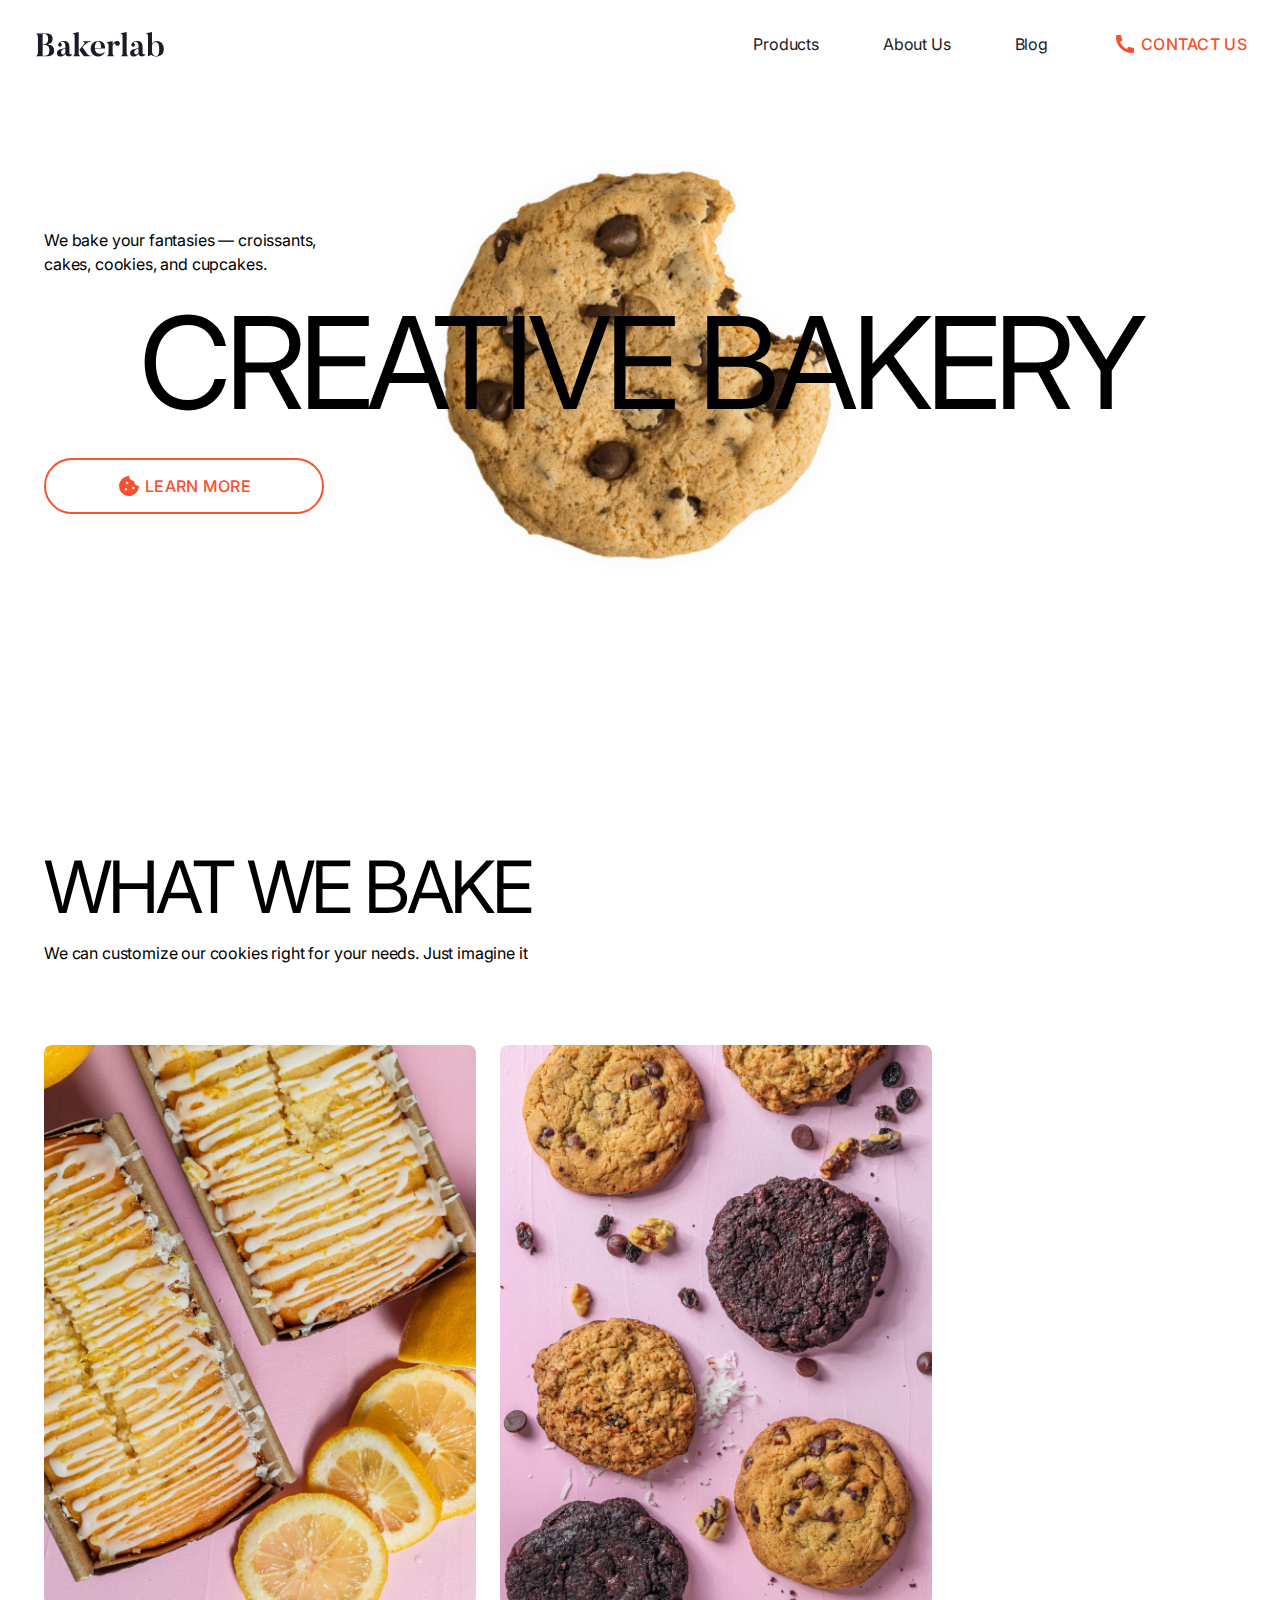
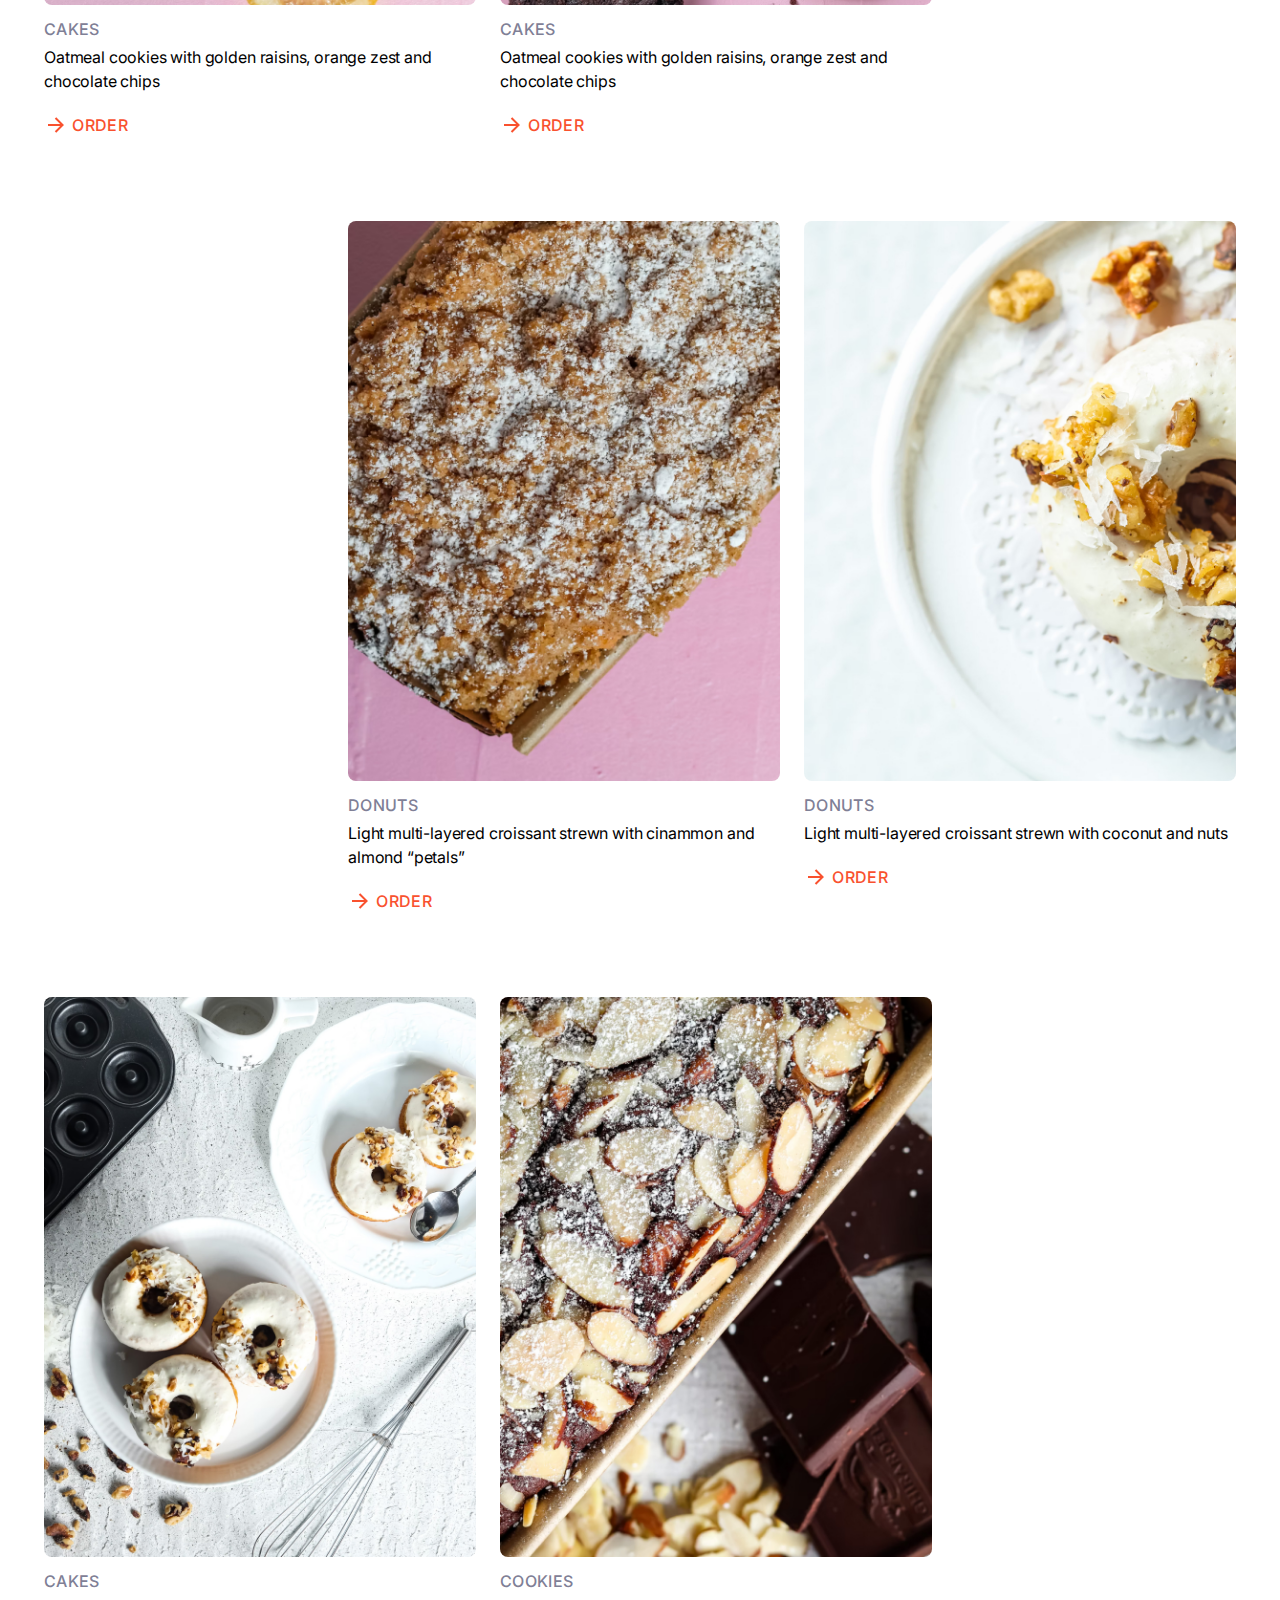
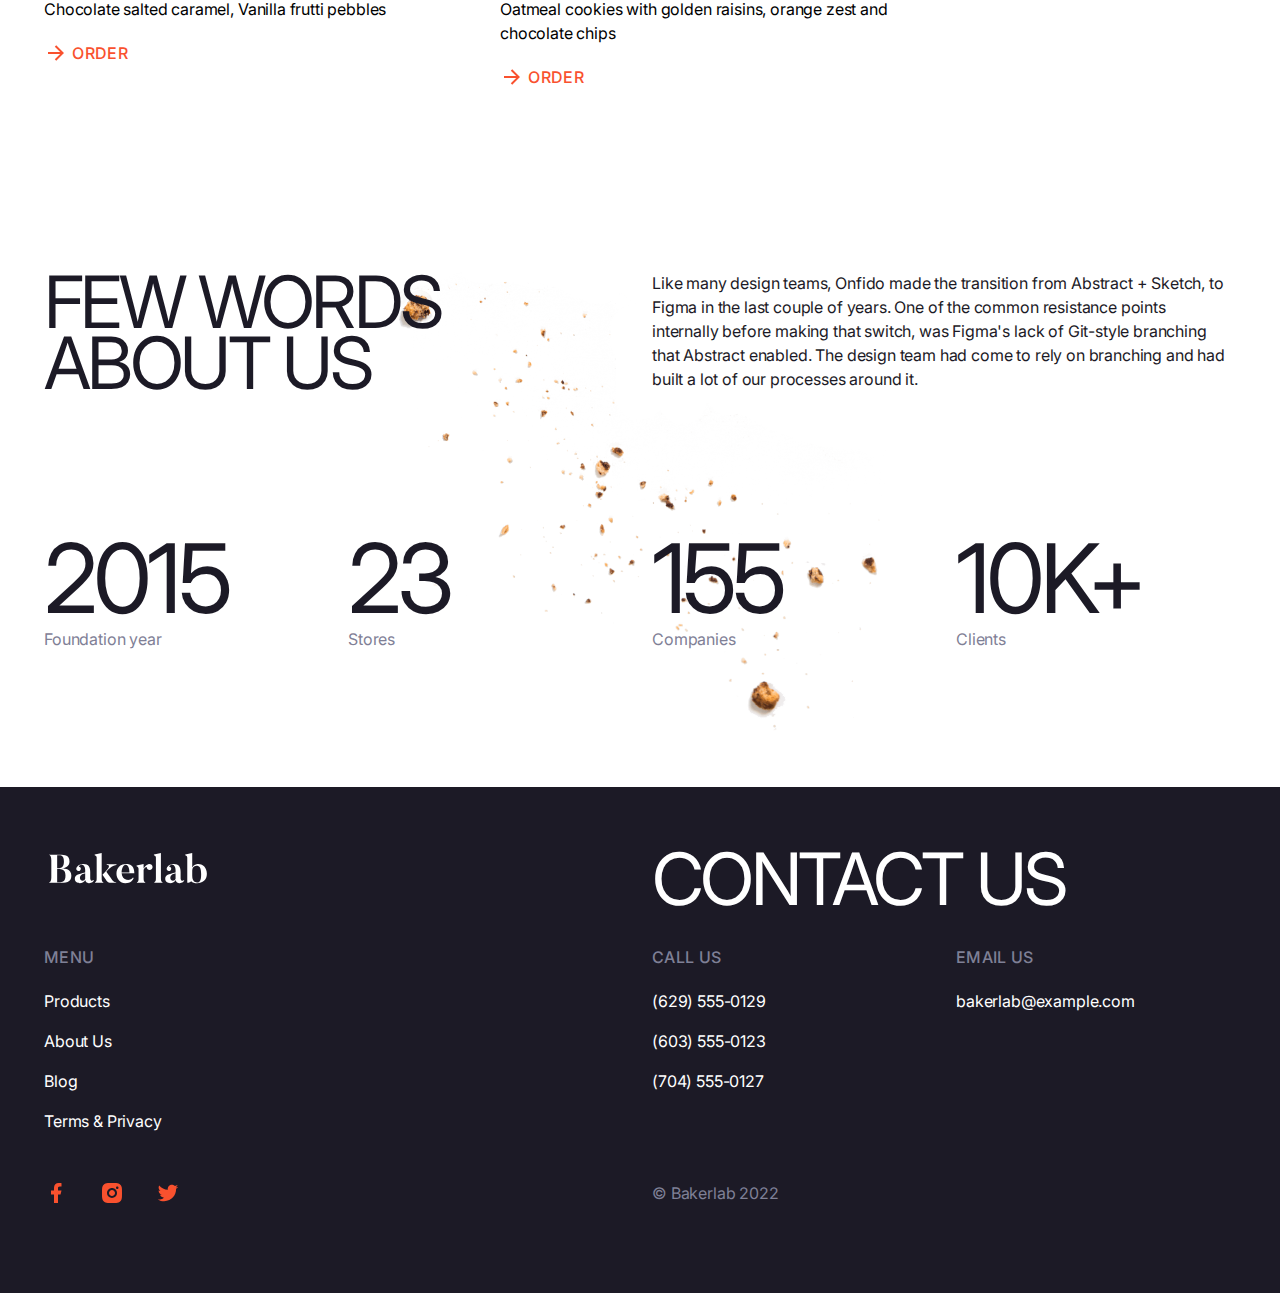
<file: index.html>
<!DOCTYPE html><html lang="en" class="page"><head><meta charset="UTF-8"><meta name="viewport" content="width=device-width, initial-scale=1.0"><title>Bakerlab</title><link rel="shortcut icon" href="Icon-cookie.62f30387.svg" type="image/x-icon"><link rel="preconnect" href="https://fonts.googleapis.com"><link rel="preconnect" href="https://fonts.gstatic.com"><link href="https://fonts.googleapis.com/css2?family=Inter:wght@400;500&display=swap" rel="stylesheet"><link rel="stylesheet" href="main.cb0b7c7a.css"></head><body class="page__body"> <svg xmlns="http://www.w3.org/2000/svg" class="svg-icons"><defs><g id="icon-cookie"><path d="M21.942 11.993a4.997 4.997 0 01-4.94-4.995 4.997 4.997 0 01-4.995-4.94 5.155 5.155 0 00-3.114.502l-2.7 1.375a5.165 5.165 0 00-2.257 2.258L2.565 8.884a5.181 5.181 0 00-.501 3.162l.472 2.98a5.177 5.177 0 001.451 2.85l2.14 2.138a5.157 5.157 0 002.84 1.448l2.996.474a5.153 5.153 0 003.146-.498l2.7-1.375a5.167 5.167 0 002.258-2.258l1.37-2.691a5.18 5.18 0 00.505-3.121zM8.875 16.375a1.25 1.25 0 110-2.5 1.25 1.25 0 010 2.5zm1.25-6.25a1.25 1.25 0 110-2.5 1.25 1.25 0 010 2.5zm6.25 5a1.25 1.25 0 110-2.5 1.25 1.25 0 010 2.5z"/></g><g id="icon-arrow"><path d="M16.172 11l-5.364-5.364 1.414-1.414L20 12l-7.778 7.778-1.414-1.414L16.172 13H4v-2h12.172z"/></g><g id="icon-phone"><path d="M21 16.42v3.536a1 1 0 01-.93.998c-.437.03-.794.046-1.07.046-8.837 0-16-7.163-16-16 0-.276.015-.633.046-1.07A1 1 0 014.044 3H7.58a.5.5 0 01.498.45c.023.23.044.413.064.552A13.9 13.9 0 009.35 8.003c.095.2.033.439-.147.567l-2.158 1.542a13.047 13.047 0 006.844 6.844l1.54-2.154a.462.462 0 01.573-.149 13.9 13.9 0 004 1.205c.139.02.322.042.55.064a.5.5 0 01.449.498H21z"/></g></defs></svg> <header class="page__section header"> <div class="header__content"> <div class="header__top"> <a href="#" class="logo logo--head"> </a> <ul class="header__menu"> <li class="menu__item"> <a href="#product" class="menu__link"> Products </a> </li> <li class="menu__item"> <a href="#about-us" class="menu__link"> About Us </a> </li> <li class="menu__item"> <a href="#about-us" class="menu__link"> Blog </a> </li> <li class="menu__item"> <a href="#contact-us" class="menu__link"> <svg width="24" height="24"><use href="#icon-phone"/></svg> Contact us </a> </li> </ul> <a href="#menu" class="icon icon--menu"> </a> </div> <div class="container"> <div class="grid grid--tablet"> <div class="grid__item grid__item--tablet-1-4 grid__item--desktop-1-2"> <p class="header__quote"> We bake your fantasies — croissants, cakes, cookies, and cupcakes. </p> </div> <div class="grid__item grid__item--tablet-1-8"> <h1 class="header__title"> Creative bakery </h1> </div> <div class="grid__item grid__item--tablet-3-6"> <img src="Cookie.3514f3e6.png" alt="Cookie" class="header__pic"> </div> <div class="grid__item grid__item--tablet-3-6 grid__item--desktop-1-2"> <a href="#product" class="button"> <svg width="24" height="24"><use href="#icon-cookie"/></svg> Learn more </a> </div> </div> </div> </div> </header> <nav class="page__menu menu" id="menu"> <div class="menu__content"> <div class="menu__top"> <a href="#" class="logo logo--head"> </a> <a href="#" class="icon icon--close"> </a> </div> <ul class="menu__list"> <li class="menu__item"> <a href="#product" class="menu__link"> Products </a> </li> <li class="menu__item"> <a href="#about-us" class="menu__link"> About Us </a> </li> <li class="menu__item"> <a href="#about-us" class="menu__link"> Blog </a> </li> <li class="menu__item"> <a href="#contact-us" class="menu__link"> <svg width="24" height="24"><use href="#icon-phone"/></svg> Contact us </a> </li> </ul> </div> </nav> <main> <section id="product" class="page__section product"> <div class="container"> <div class="grid grid--tablet"> <div class="grid__item grid__item--tablet-1-8"> <h2 class="product__title"> What we bake </h2> <p class="product__quote"> We can customize our cookies right for your needs. Just imagine it </p> </div> </div> <div class="grid grid--tablet"> <div class="grid__item grid__item--tablet-1-4 grid__item--desktop-1-3"> <div class="card"> <img class="card__img" src="photo-product-01.845bf4ec.jpg" alt="Cakes"> <div class="card__type"> Cakes </div> <div class="card__description"> Oatmeal cookies with golden raisins, orange zest and chocolate chips </div> <a href="#contact-us" class="card__order"> <svg width="24" height="24"><use href="#icon-arrow"/></svg> Order </a> </div> </div> <div class="grid__item grid__item--tablet-5-8 grid__item--desktop-4-6"> <div class="card"> <img class="card__img" src="photo-product-02.f23b6783.jpg" alt="Cakes"> <div class="card__type"> Cakes </div> <div class="card__description"> Oatmeal cookies with golden raisins, orange zest and chocolate chips </div> <a href="#contact-us" class="card__order"> <svg width="24" height="24"><use href="#icon-arrow"/></svg> Order </a> </div> </div> </div> <div class="grid grid--tablet"> <div class="grid__item grid__item--tablet-1-4 grid__item--desktop-3-5"> <div class="card"> <img class="card__img" src="photo-product-03.2383fc3e.jpg" alt="Cakes"> <div class="card__type"> Donuts </div> <div class="card__description"> Light multi-layered croissant strewn with cinammon and almond “petals” </div> <a href="#contact-us" class="card__order"> <svg width="24" height="24"><use href="#icon-arrow"/></svg> Order </a> </div> </div> <div class="grid__item grid__item--tablet-5-8 grid__item--desktop-6-8"> <div class="card"> <img class="card__img" src="photo-product-04.85cd8ce4.jpg" alt="Cakes"> <div class="card__type"> Donuts </div> <div class="card__description"> Light multi-layered croissant strewn with coconut and nuts </div> <a href="#contact-us" class="card__order"> <svg width="24" height="24"><use href="#icon-arrow"/></svg> Order </a> </div> </div> </div> <div class="grid grid--tablet"> <div class="grid__item grid__item--tablet-1-4 grid__item--desktop-1-3"> <div class="card"> <img class="card__img" src="photo-product-05.d4c92b75.jpg" alt="Cakes"> <div class="card__type"> Cakes </div> <div class="card__description"> Chocolate salted caramel, Vanilla frutti pebbles </div> <a href="#contact-us" class="card__order"> <svg width="24" height="24"><use href="#icon-arrow"/></svg> Order </a> </div> </div> <div class="grid__item grid__item--tablet-5-8 grid__item--desktop-4-6"> <div class="card"> <img class="card__img" src="photo-product-06.93b03acc.jpg" alt="Cakes"> <div class="card__type"> Cookies </div> <div class="card__description"> Oatmeal cookies with golden raisins, orange zest and chocolate chips </div> <a href="#contact-us" class="card__order"> <svg width="24" height="24"><use href="#icon-arrow"/></svg> Order </a> </div> </div> </div> </div> </section> <section id="about-us" class="page__section about"> <div class="container"> <div class="grid grid--tablet"> <div class="grid__item grid__item--tablet-1-4"> <h2 class="about__title"> Few words About us </h2> </div> <div class="grid__item grid__item--tablet-5-8"> <p class="about__paragraph"> Like many design teams, Onfido made the transition from Abstract + Sketch, to Figma in the last couple of years. One of the common resistance points internally before making that switch, was Figma&#39;s lack of Git-style branching that Abstract enabled. The design team had come to rely on branching and had built a lot of our processes around it. </p> </div> <div class="grid__item grid__item--tablet-1-4 grid__item--desktop-1-2"> <div class="about__highlights"> <p class="about__num" data-counter-time="1500"> 2015 </p> <p class="about__description"> Foundation year </p> </div> </div> <div class="grid__item grid__item--tablet-5-8 grid__item--desktop-3-4"> <div class="about__highlights"> <p class="about__num"> 23 </p> <p class="about__description"> Stores </p> </div> </div> <div class="grid__item grid__item--tablet-1-4 grid__item--desktop-5-6"> <div class="about__highlights"> <p class="about__num"> 155 </p> <p class="about__description"> Companies </p> </div> </div> <div class="grid__item grid__item--tablet-5-8 grid__item--desktop-7-8"> <div class="about__highlights"> <p class="about__num"> 10K+ </p> <p class="about__description"> Clients </p> </div> </div> </div> </div> </section> </main> <footer id="contact-us" class="page__section footer"> <div class="container"> <div class="footer__body grid grid--footer"> <div class="footer__logo"> <a href="#" class="footer__logo-link"> </a> </div> <div class="footer__menu"> <ul class="footer__nav"> <li class="footer__item"> Menu </li> <li class="footer__item"> <a href="#product" class="footer__link"> Products </a> </li> <li class="footer__item"> <a href="#about-us" class="footer__link"> About Us </a> </li> <li class="footer__item"> <a href="#about-us" class="footer__link"> Blog </a> </li> <li class="footer__item"> <a href="https://policies.google.com/terms" class="footer__link"> Terms & Privacy </a> </li> </ul> </div> <h2 class="footer__title"> Contact <br>us </h2> <div class="footer__call-us"> <ul class="footer__nav"> <li class="footer__item"> Call us </li> <li class="footer__item"> <a href="tel:(629)555-0129" class="footer__link"> (629) 555-0129 </a> </li> <li class="footer__item"> <a href="tel:(603)555-0123" class="footer__link"> (603) 555-0123 </a> </li> <li class="footer__item"> <a href="tel:(704)555-0127" class="footer__link"> (704) 555-0127 </a> </li> </ul> </div> <div class="footer__email"> <ul class="footer__nav"> <li class="footer__item"> Email us </li> <li class="footer__item"> <a href="mailto:bakerlab@example.com" class="footer__link"> bakerlab@example.com </a> </li> </ul> </div> <div class="footer__social"> <a href="https://facebook.com" class="icon icon__foot icon__foot--facebook" target="_blank"> </a> <a href="https://instagram.com" class="icon icon__foot icon__foot--instagram" target="_blank"> </a> <a href="https://twitter.com" class="icon icon__foot icon__foot--twitter" target="_blank"> </a> </div> <div class="footer__copyrights"> © Bakerlab 2022 </div> </div> </div> </footer> <script type="text/javascript" src="main.c2cfaa78.js"></script> </body></html>
</file>
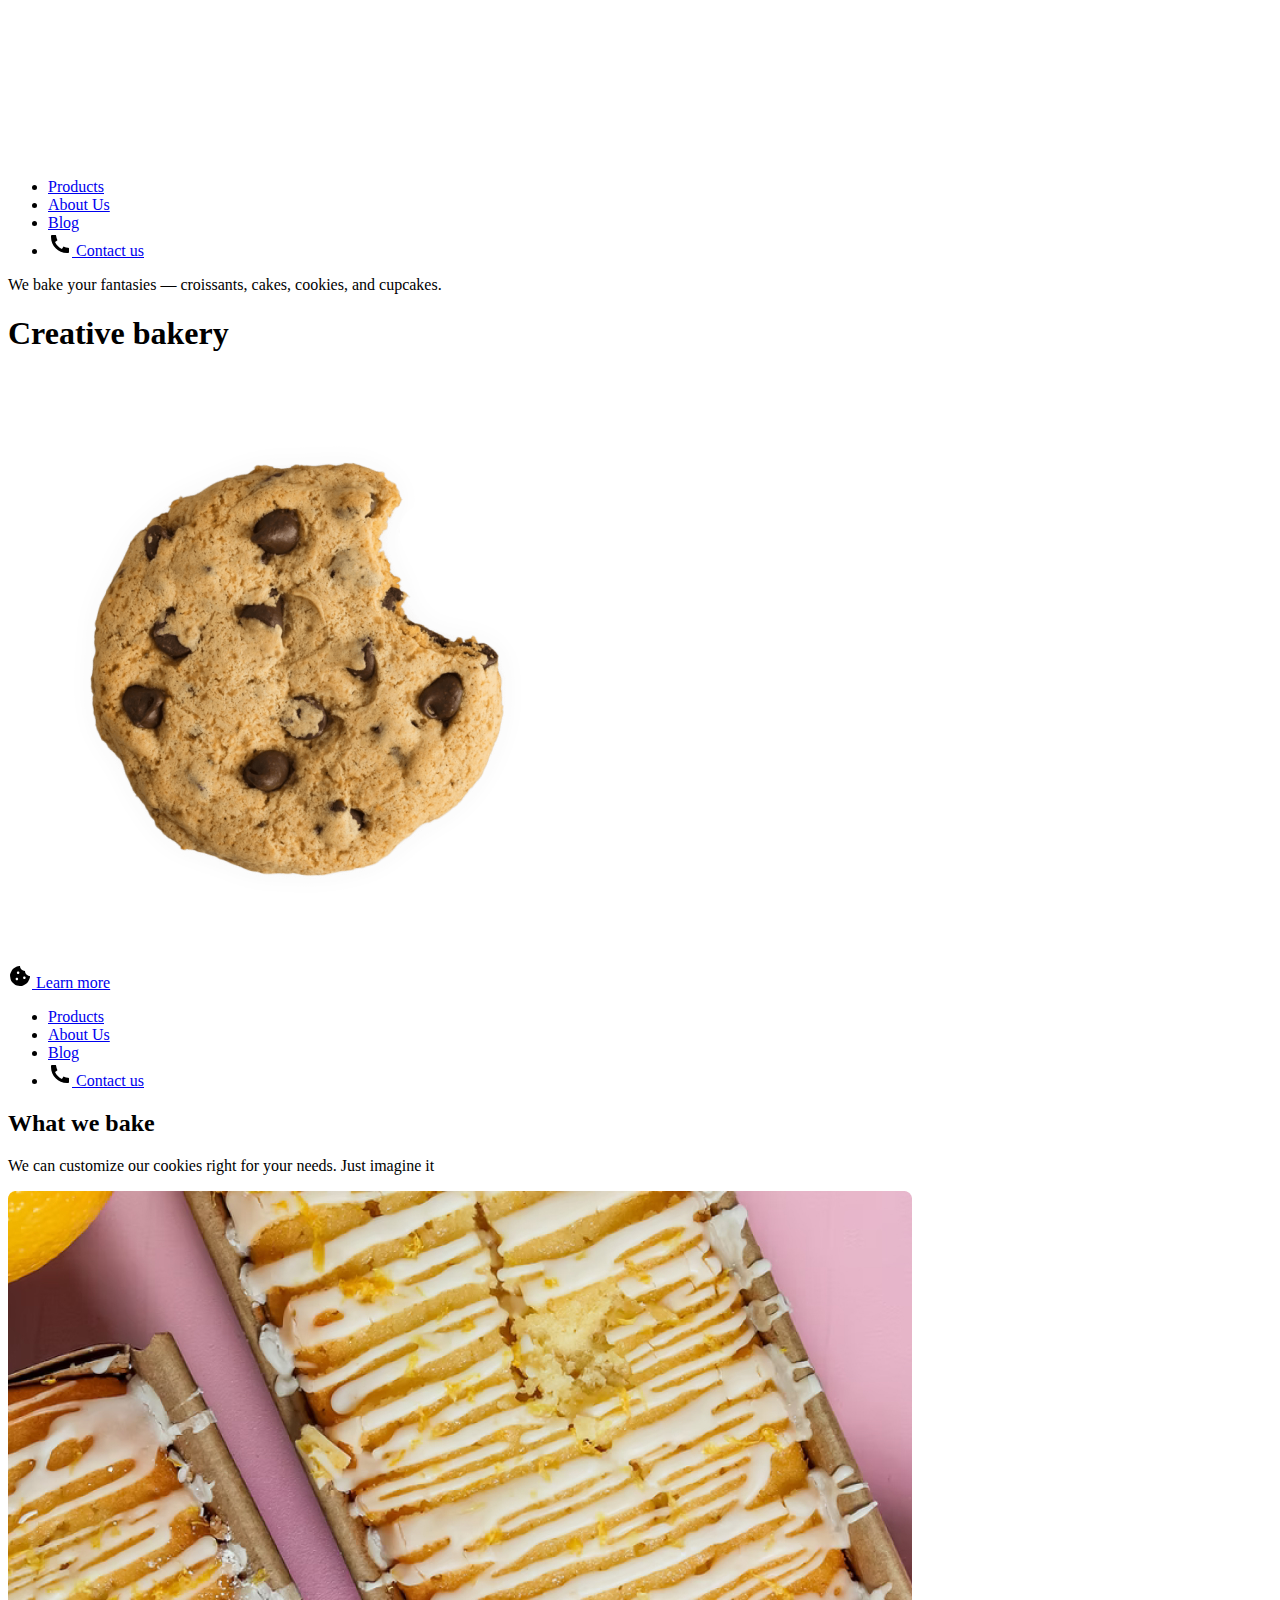
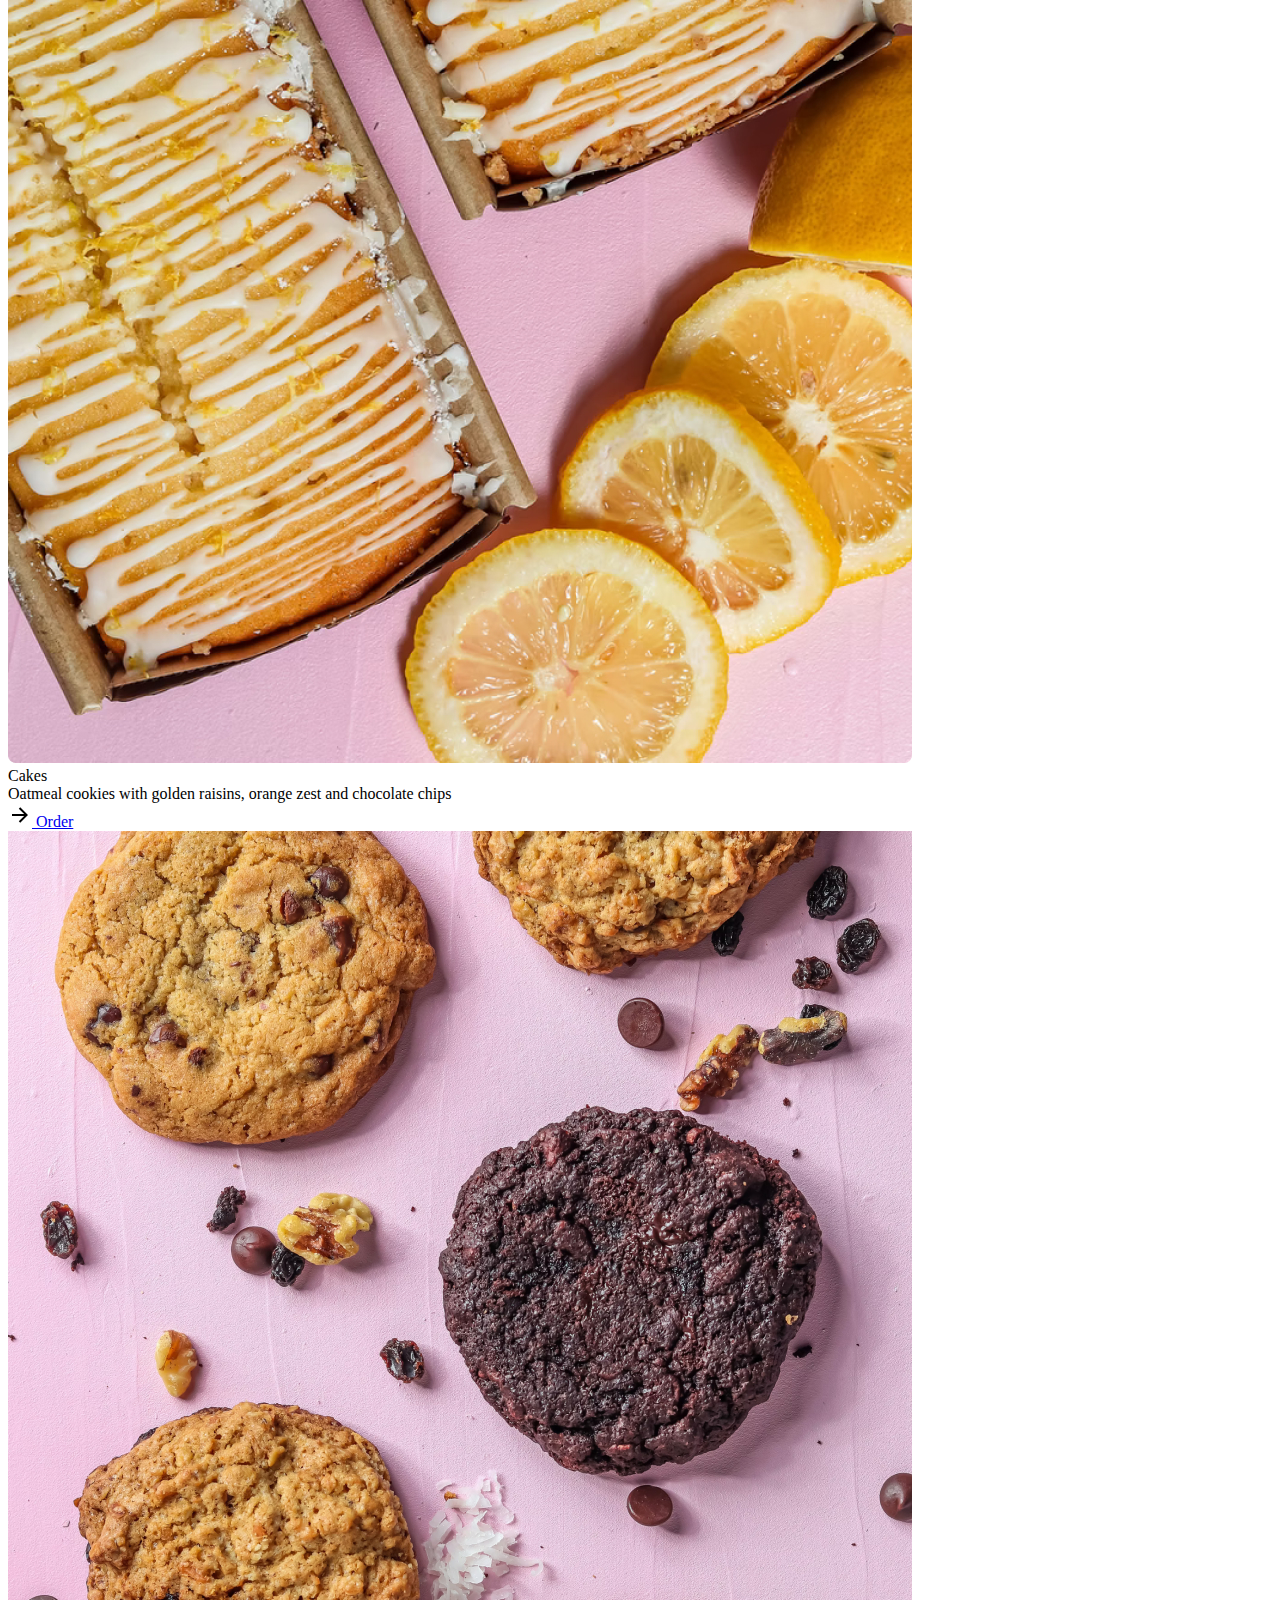
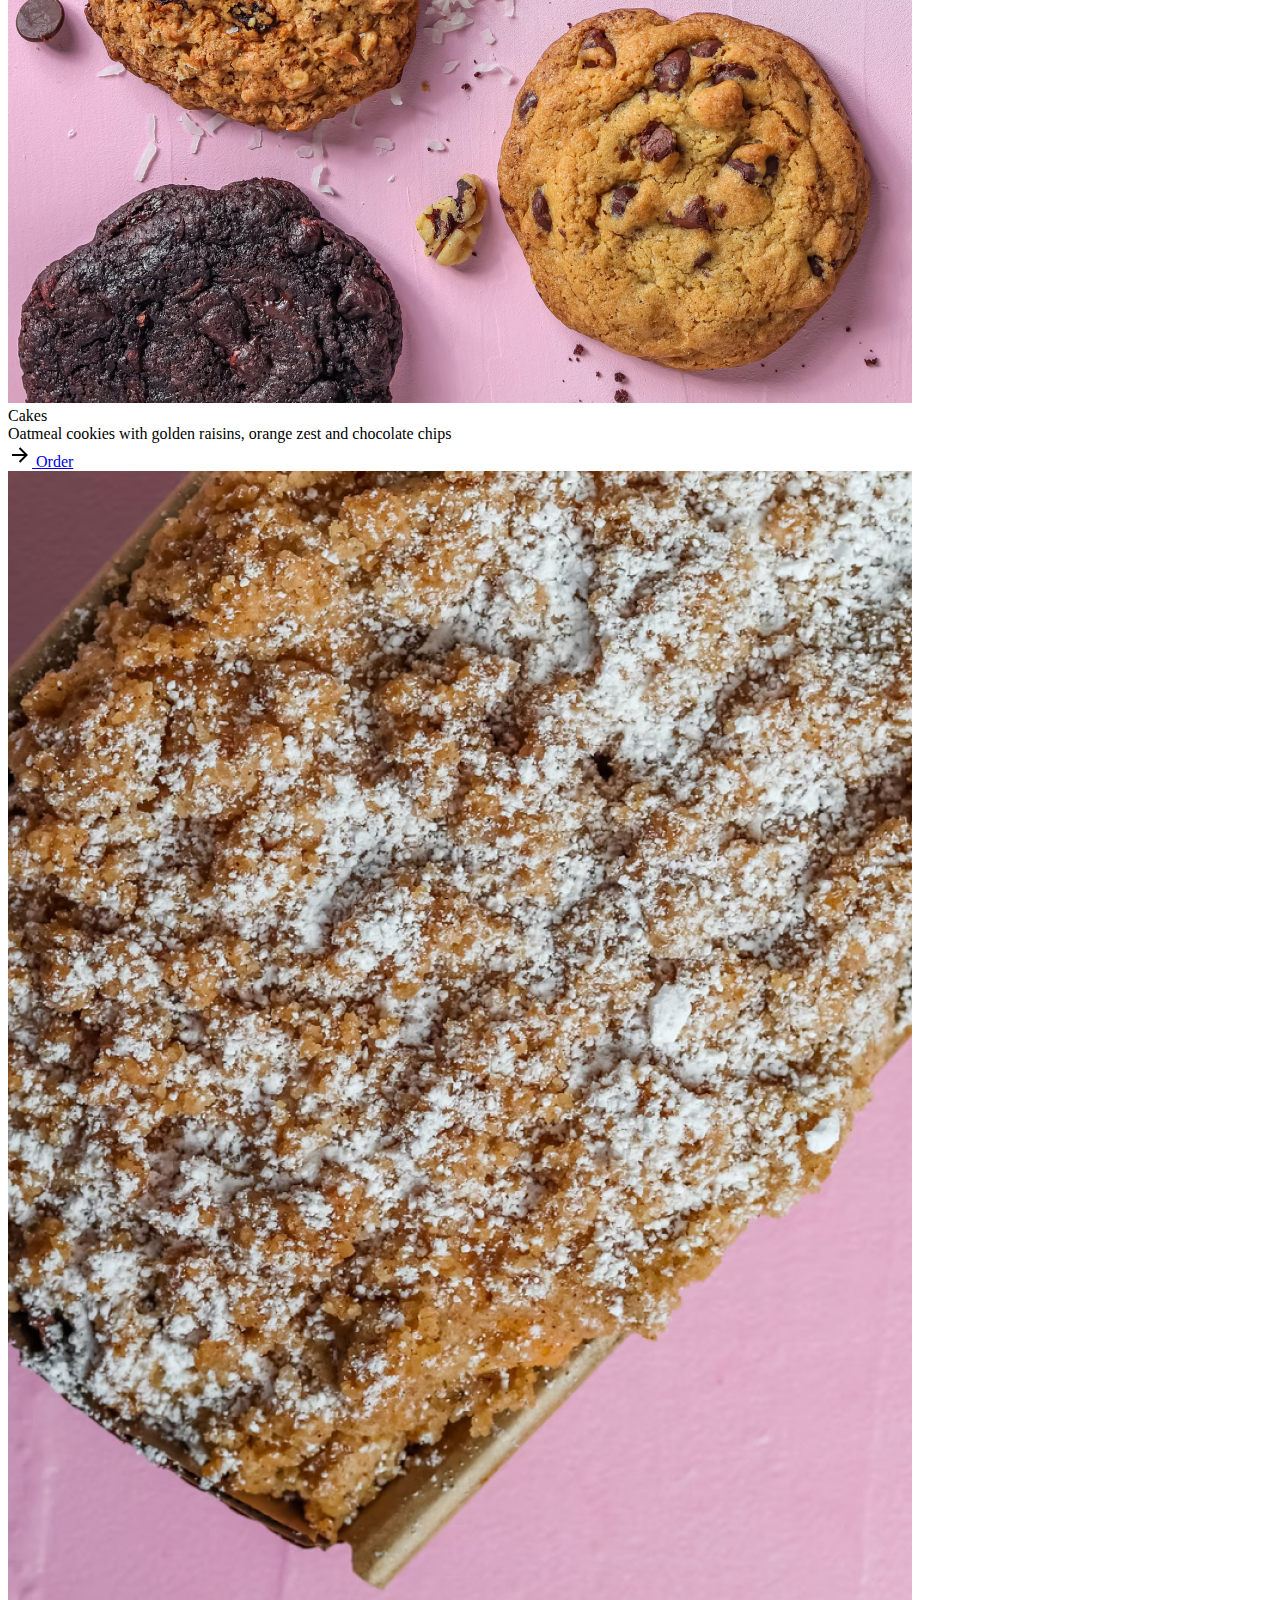
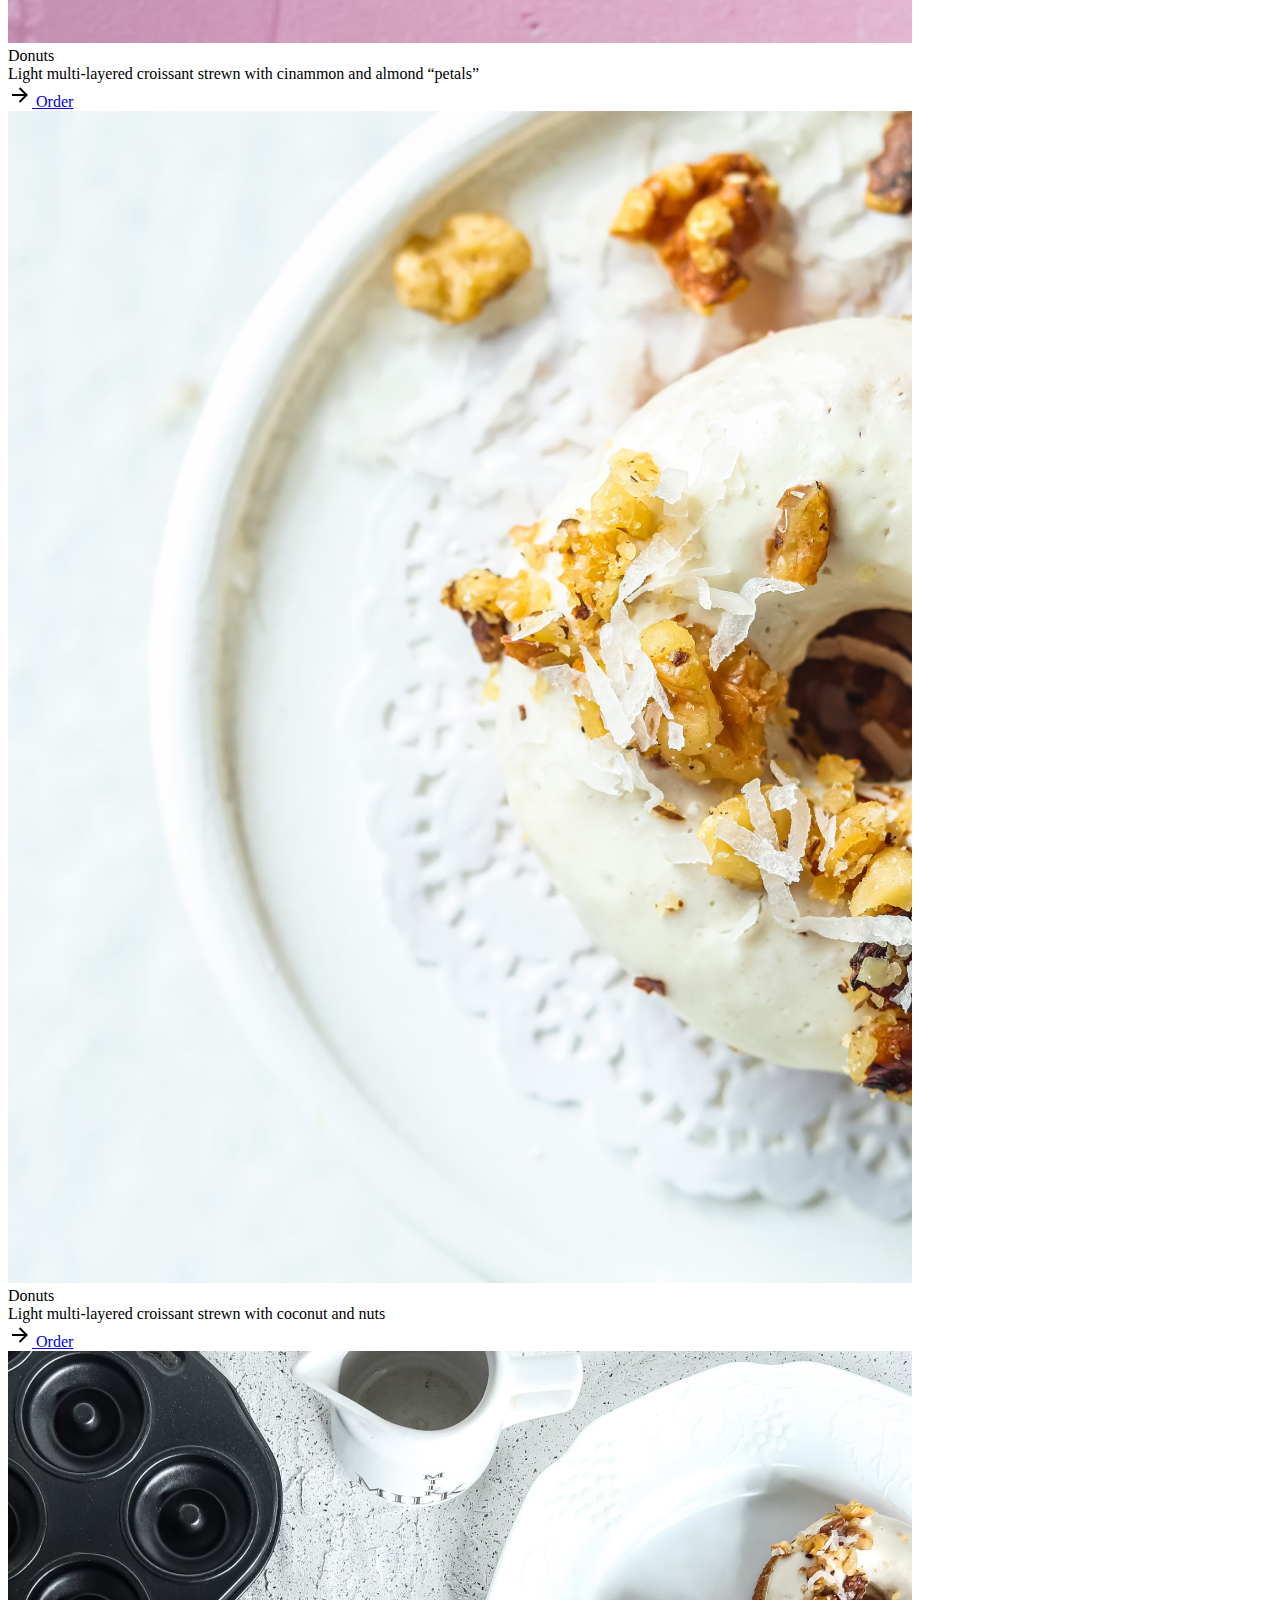
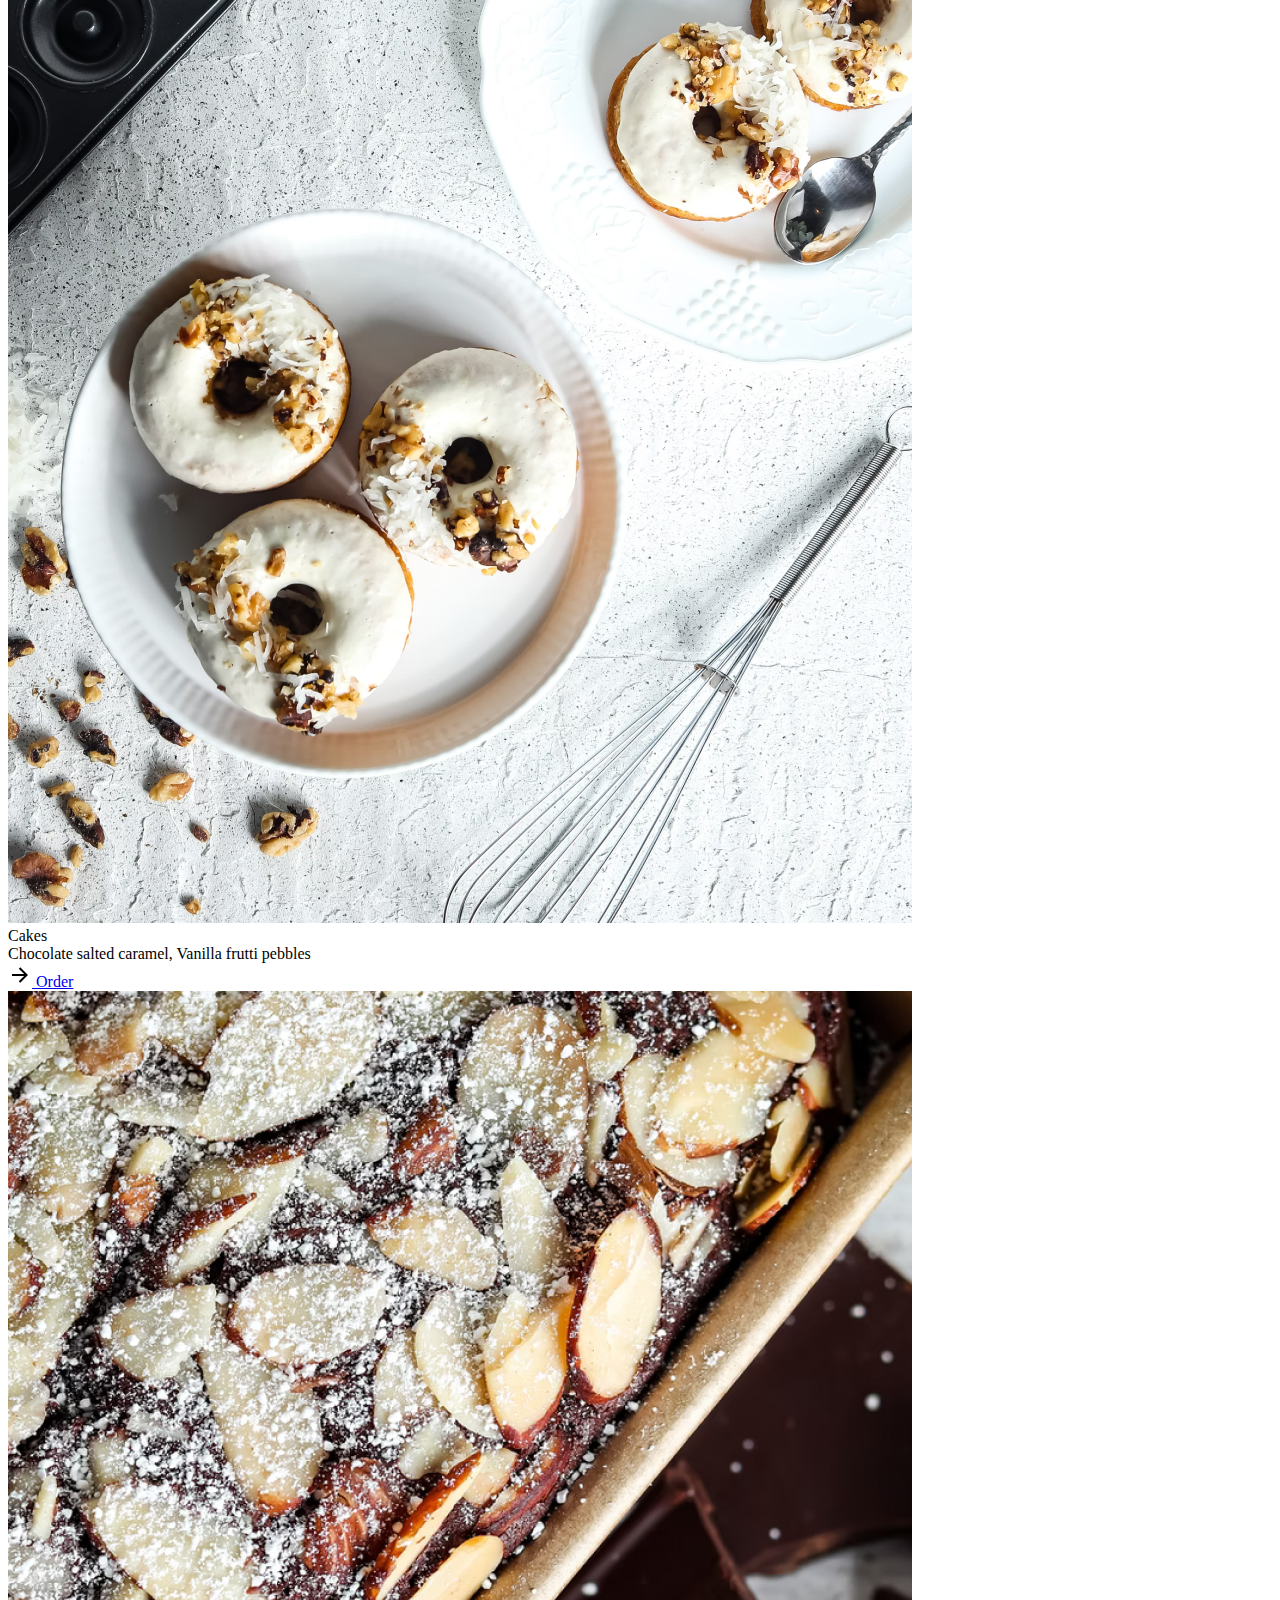
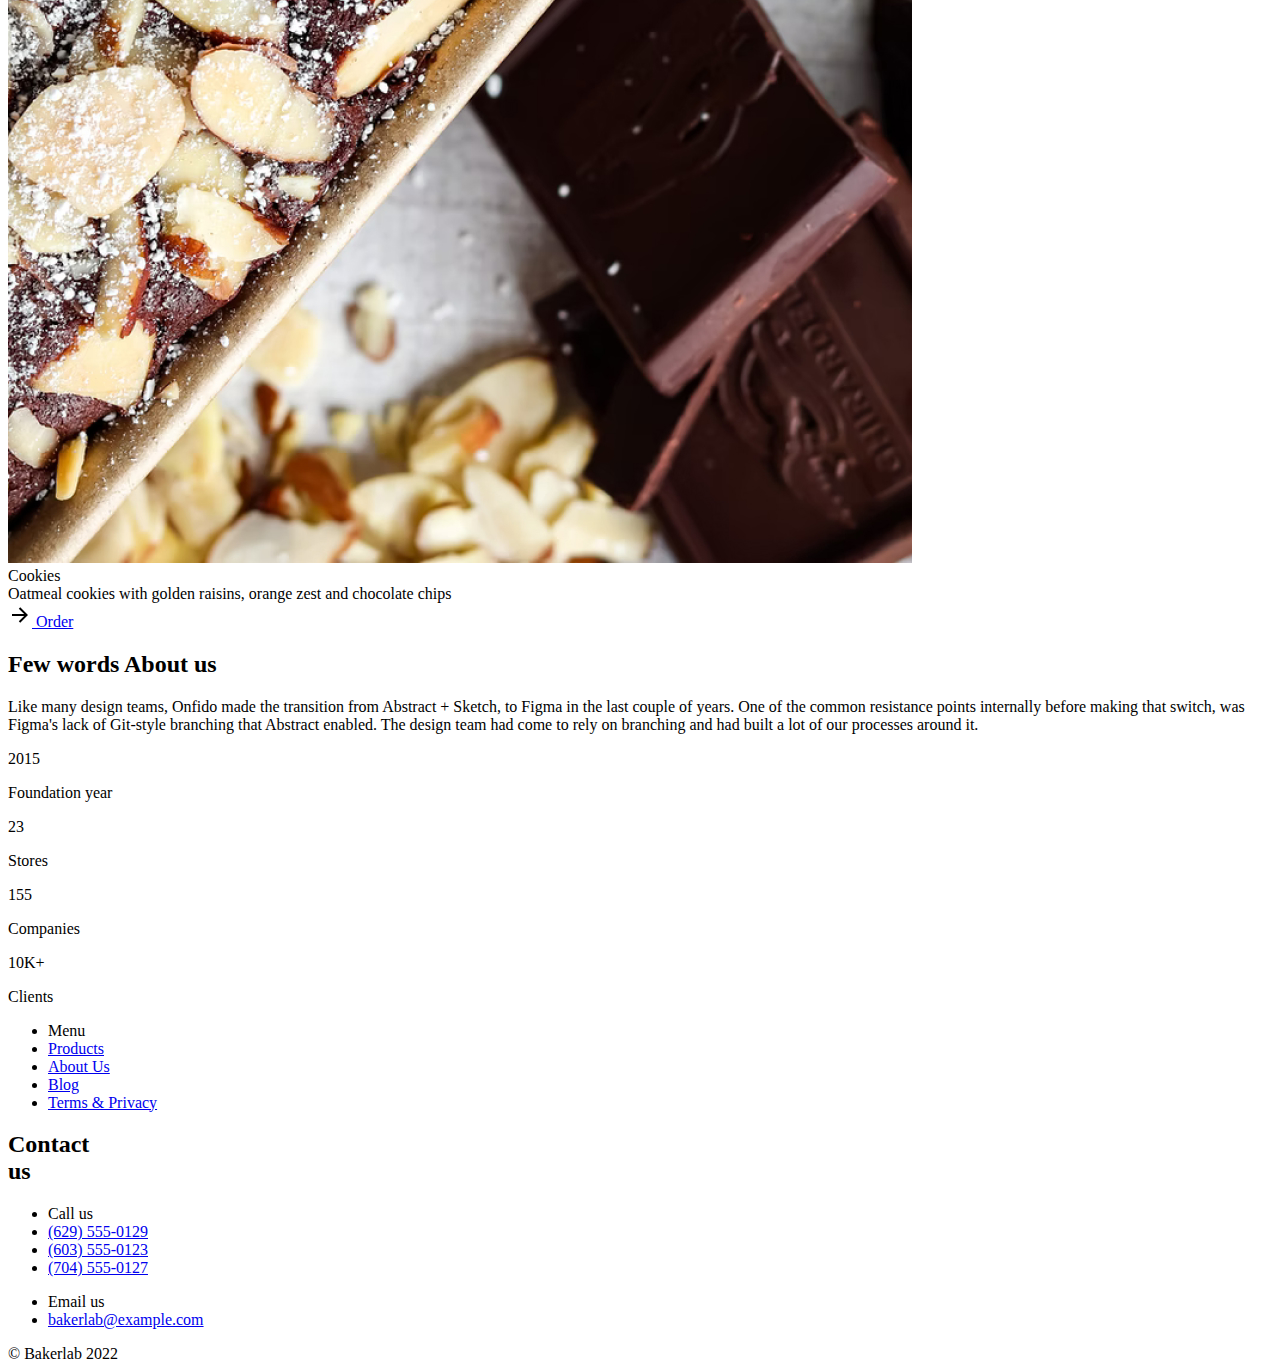
<file: src/index.html>
<!DOCTYPE html>
<html lang="en" class="page">
  <head>
    <meta charset="UTF-8">
    <meta name="viewport" content="width=device-width, initial-scale=1.0">
    <title>Bakerlab</title>
    <link
    rel="shortcut icon"
    href="./images/icons/Icon-cookie.svg"
    type="image/x-icon"
    >
    <link rel="preconnect" href="https://fonts.googleapis.com">
    <link rel="preconnect" href="https://fonts.gstatic.com">
    <link href="https://fonts.googleapis.com/css2?family=Inter:wght@400;500&display=swap" rel="stylesheet">
    <link rel="stylesheet" href="./styles/main.scss">
  </head>
  <body class="page__body">
    <svg
      version="1.1"
      xmlns="http://www.w3.org/2000/svg"
      class="svg-icons"
    >
      <defs>
        <g id="icon-cookie">
          <path d="M21.9422 11.9926C19.209 11.9594 17.002 9.73912 17.002 6.99816C14.261 6.99816 12.041 4.79156 12.0074 2.0588C10.9426 1.89708 9.85394 2.07052 8.8934 2.55957L6.19302 3.93533C5.22092 4.43072 4.43068 5.22123 3.93561 6.19349L2.56452 8.88406C2.06798 9.85879 1.89269 10.9657 2.06374 12.0461L2.53562 15.0253C2.7065 16.1047 3.21462 17.1023 3.98717 17.8753L6.12662 20.0143C6.89673 20.7847 7.89098 21.2914 8.96684 21.4619L11.9633 21.9365C13.0379 22.1069 14.1391 21.9322 15.109 21.4381L17.8094 20.0628C18.7814 19.5672 19.5716 18.7768 20.0668 17.8046L21.4379 15.114C21.9285 14.1515 22.1023 13.0602 21.9422 11.9926V11.9926ZM8.87504 16.3745C8.18481 16.3745 7.62505 15.8148 7.62505 15.1246C7.62505 14.4343 8.18481 13.8746 8.87504 13.8746C9.56527 13.8746 10.125 14.4343 10.125 15.1246C10.125 15.8148 9.56527 16.3745 8.87504 16.3745ZM10.125 10.1247C9.4348 10.1247 8.87504 9.56491 8.87504 8.87468C8.87504 8.18446 9.4348 7.62471 10.125 7.62471C10.8153 7.62471 11.375 8.18446 11.375 8.87468C11.375 9.56491 10.8153 10.1247 10.125 10.1247ZM16.375 15.1246C15.6848 15.1246 15.125 14.5648 15.125 13.8746C15.125 13.1844 15.6848 12.6246 16.375 12.6246C17.0652 12.6246 17.625 13.1844 17.625 13.8746C17.625 14.5648 17.0652 15.1246 16.375 15.1246Z"></path>
        </g>
        <g id="icon-arrow">
          <path d="M16.172 11L10.808 5.63605L12.222 4.22205L20 12L12.222 19.778L10.808 18.364L16.172 13H4V11H16.172Z"></path>
        </g>
        <g id="icon-phone">
          <path d="M21 16.42V19.956C21.0001 20.2092 20.9042 20.453 20.7316 20.6382C20.559 20.8234 20.3226 20.9363 20.07 20.954C19.633 20.984 19.276 21 19 21C10.163 21 3 13.837 3 5C3 4.724 3.015 4.367 3.046 3.93C3.06372 3.67744 3.17658 3.44101 3.3618 3.26841C3.54703 3.09581 3.79082 2.99989 4.044 3H7.58C7.70404 2.99987 7.8237 3.04586 7.91573 3.12902C8.00776 3.21218 8.0656 3.32658 8.078 3.45C8.101 3.68 8.122 3.863 8.142 4.002C8.34073 5.38892 8.748 6.73783 9.35 8.003C9.445 8.203 9.383 8.442 9.203 8.57L7.045 10.112C8.36445 13.1865 10.8145 15.6365 13.889 16.956L15.429 14.802C15.4919 14.714 15.5838 14.6509 15.6885 14.6237C15.7932 14.5964 15.9042 14.6068 16.002 14.653C17.267 15.2539 18.6156 15.6601 20.002 15.858C20.141 15.878 20.324 15.9 20.552 15.922C20.6752 15.9346 20.7894 15.9926 20.8724 16.0846C20.9553 16.1766 21.0012 16.2961 21.001 16.42H21Z"></path>
        </g>
      </defs>
    </svg>

    <header class="page__section header">
      <div class="header__content">
        <div class="header__top">
          <a href="#" class="logo logo--head">
          </a>

          <ul class="header__menu">
            <li class="menu__item">
              <a href="#product" class="menu__link">
                Products
              </a>
            </li>

            <li class="menu__item">
              <a href="#about-us" class="menu__link">
                About Us
              </a>
            </li>

            <li class="menu__item">
              <a href="#about-us" class="menu__link">
                Blog
              </a>
            </li>

            <li class="menu__item">
              <a href="#contact-us" class="menu__link">
                <svg
                viewBox="0 0 24 24"
                width="24"
                height="24"
                >
                  <use href="#icon-phone"></use>
                </svg>

                Contact us
              </a>
            </li>
          </ul>

          <a href="#menu" class="icon icon--menu">
          </a>
        </div>

        <div class="container">
          <div class="grid grid--tablet">
            <div class="grid__item grid__item--tablet-1-4 grid__item--desktop-1-2">
              <p class="header__quote">
                We bake your fantasies — croissants, cakes, cookies, and cupcakes.
              </p>
            </div>

            <div class="grid__item grid__item--tablet-1-8">
              <h1 class="header__title">
                Creative bakery
              </h1>
            </div>

            <div class="grid__item grid__item--tablet-3-6">
              <img
                src="./images/Cookie.png"
                alt="Cookie"
                class="header__pic"
              >
            </div>

            <div class="grid__item grid__item--tablet-3-6 grid__item--desktop-1-2">
              <a href="#product" class="button">
                <svg
                  viewBox="0 0 24 24"
                  width="24"
                  height="24"
                >
                  <use href="#icon-cookie"></use>
                </svg>

                Learn more
              </a>
            </div>
          </div>
        </div>
      </div>
    </header>

    <nav class="page__menu menu" id="menu">
      <div class="menu__content">
        <div class="menu__top">
          <a href="#" class="logo logo--head">
          </a>

          <a href="#" class="icon icon--close">
          </a>
        </div>

        <ul class="menu__list">
          <li class="menu__item">
            <a href="#product" class="menu__link">
              Products
            </a>
          </li>

          <li class="menu__item">
            <a href="#about-us" class="menu__link">
              About Us
            </a>
          </li>

          <li class="menu__item">
            <a href="#about-us" class="menu__link">
              Blog
            </a>
          </li>

          <li class="menu__item">
            <a href="#contact-us" class="menu__link">
              <svg
              viewBox="0 0 24 24"
              width="24"
              height="24"
              >
                <use href="#icon-phone"></use>
              </svg>

              Contact us
            </a>
          </li>
        </ul>
      </div>
    </nav>

    <main>
      <section id="product" class="page__section product">
        <div class="container">
          <div class="grid grid--tablet">
            <div class="grid__item grid__item--tablet-1-8">
              <h2 class="product__title">
                What we bake
              </h2>

              <p class="product__quote">
                We can customize our cookies right for your needs. Just imagine it
              </p>
            </div>
          </div>

          <div class="grid grid--tablet">
            <div class="grid__item grid__item--tablet-1-4 grid__item--desktop-1-3">
              <div class="card">
                <img
                  class="card__img"
                  src="./images/photo-product-01.jpg"
                  alt="Cakes"
                >

                <div class="card__type">
                  Cakes
                </div>

                <div class="card__description">
                  Oatmeal cookies with golden raisins, orange zest and chocolate chips
                </div>

                <a href="#contact-us" class="card__order">
                  <svg
                  viewBox="0 0 24 24"
                  width="24"
                  height="24"
                  >
                    <use href="#icon-arrow"></use>
                  </svg>

                  Order
                </a>
              </div>
            </div>

            <div class="grid__item grid__item--tablet-5-8 grid__item--desktop-4-6">
              <div class="card">
                <img
                  class="card__img"
                  src="./images/photo-product-02.jpg"
                  alt="Cakes"
                >

                <div class="card__type">
                  Cakes
                </div>

                <div class="card__description">
                  Oatmeal cookies with golden raisins, orange zest and chocolate chips
                </div>

                <a href="#contact-us" class="card__order">
                  <svg
                  viewBox="0 0 24 24"
                  width="24"
                  height="24"
                  >
                    <use href="#icon-arrow"></use>
                  </svg>

                  Order
                </a>
              </div>
            </div>
          </div>

          <div class="grid grid--tablet">
            <div class="grid__item grid__item--tablet-1-4 grid__item--desktop-3-5">
              <div class="card">
                <img
                  class="card__img"
                  src="./images/photo-product-03.jpg"
                  alt="Cakes"
                >

                <div class="card__type">
                  Donuts
                </div>

                <div class="card__description">
                  Light multi-layered croissant strewn with cinammon and almond “petals”
                </div>

                <a href="#contact-us" class="card__order">
                  <svg
                  viewBox="0 0 24 24"
                  width="24"
                  height="24"
                  >
                    <use href="#icon-arrow"></use>
                  </svg>

                  Order
                </a>
              </div>
            </div>

            <div class="grid__item grid__item--tablet-5-8 grid__item--desktop-6-8">
              <div class="card">
                <img
                  class="card__img"
                  src="./images/photo-product-04.jpg"
                  alt="Cakes"
                >

                <div class="card__type">
                  Donuts
                </div>

                <div class="card__description">
                  Light multi-layered croissant strewn with coconut and nuts
                </div>

                <a href="#contact-us" class="card__order">
                  <svg
                  viewBox="0 0 24 24"
                  width="24"
                  height="24"
                  >
                    <use href="#icon-arrow"></use>
                  </svg>

                  Order
                </a>
              </div>
            </div>
          </div>


          <div class="grid grid--tablet">
            <div class="grid__item grid__item--tablet-1-4 grid__item--desktop-1-3">
              <div class="card">
                <img
                  class="card__img"
                  src="./images/photo-product-05.jpg"
                  alt="Cakes"
                >

                <div class="card__type">
                  Cakes
                </div>

                <div class="card__description">
                  Chocolate salted caramel, Vanilla frutti pebbles
                </div>

                <a href="#contact-us" class="card__order">
                  <svg
                  viewBox="0 0 24 24"
                  width="24"
                  height="24"
                  >
                    <use href="#icon-arrow"></use>
                  </svg>

                  Order
                </a>
              </div>
            </div>

            <div class="grid__item grid__item--tablet-5-8 grid__item--desktop-4-6">
              <div class="card">
                <img
                  class="card__img"
                  src="./images/photo-product-06.jpg"
                  alt="Cakes"
                >

                <div class="card__type">
                  Cookies
                </div>

                <div class="card__description">
                  Oatmeal cookies with golden raisins, orange zest and chocolate chips
                </div>

                <a href="#contact-us" class="card__order">
                  <svg
                  viewBox="0 0 24 24"
                  width="24"
                  height="24"
                  >
                    <use href="#icon-arrow"></use>
                  </svg>

                  Order
                </a>
              </div>
            </div>
          </div>
        </div>
      </section>

      <section id="about-us" class="page__section about">
        <div class="container">
          <div class="grid grid--tablet">
            <div class="grid__item grid__item--tablet-1-4">
              <h2 class="about__title">
                Few words About us
              </h2>
            </div>

            <div class="grid__item grid__item--tablet-5-8">
              <p class="about__paragraph">
                Like many design teams, Onfido made the transition from Abstract + Sketch, to Figma in the last couple of years. One of the common resistance points internally before making that switch, was Figma&#39;s lack of Git-style branching that Abstract enabled. The design team had come to rely on branching and had built a lot of our processes around it.
              </p>
            </div>

            <div class="grid__item grid__item--tablet-1-4 grid__item--desktop-1-2">
              <div class="about__highlights">
                <p class="about__num" data-counter-time="1500">
                  2015
                </p>

                <p class="about__description">
                  Foundation year
                </p>
              </div>
            </div>

            <div class="grid__item grid__item--tablet-5-8 grid__item--desktop-3-4">
              <div class="about__highlights">
                <p class="about__num">
                  23
                </p>

                <p class="about__description">
                  Stores
                </p>
              </div>
            </div>

            <div class="grid__item grid__item--tablet-1-4 grid__item--desktop-5-6">
              <div class="about__highlights">
                <p class="about__num">
                  155
                </p>

                <p class="about__description">
                  Companies
                </p>
              </div>
            </div>

            <div class="grid__item grid__item--tablet-5-8 grid__item--desktop-7-8">
              <div class="about__highlights">
                <p class="about__num">
                  10K+
                </p>

                <p class="about__description">
                  Clients
                </p>
              </div>
            </div>
          </div>
        </div>
      </section>
    </main>

    <footer id="contact-us" class="page__section footer">
      <div class="container">
        <div class="footer__body grid grid--footer">
          <div class="footer__logo">
            <a href="#" class="footer__logo-link">
            </a>
          </div>

          <div class="footer__menu">
            <ul class="footer__nav">
              <li class="footer__item">
                Menu
              </li>

              <li class="footer__item">
                <a href="#product" class="footer__link">
                  Products
                </a>
              </li>

              <li class="footer__item">
                <a href="#about-us" class="footer__link">
                  About Us
                </a>
              </li>

              <li class="footer__item">
                <a href="#about-us" class="footer__link">
                  Blog
                </a>
              </li>

              <li class="footer__item">
                <a href="https://policies.google.com/terms" class="footer__link">
                  Terms & Privacy
                </a>
              </li>
            </ul>
          </div>

          <h2 class="footer__title">
            Contact
            <br>us
          </h2>

          <div class="footer__call-us">
            <ul class="footer__nav">
              <li class="footer__item">
                Call us
              </li>

              <li class="footer__item">
                <a href="tel:(629)555-0129" class="footer__link">
                  (629) 555-0129
                </a>
              </li>

              <li class="footer__item">
                <a href="tel:(603)555-0123" class="footer__link">
                  (603) 555-0123
                </a>
              </li>

              <li class="footer__item">
                <a href="tel:(704)555-0127" class="footer__link">
                  (704) 555-0127
                </a>
              </li>
            </ul>
          </div>

          <div class="footer__email">
            <ul class="footer__nav">
              <li class="footer__item">
                Email us
              </li>

              <li class="footer__item">
                <a href="mailto:bakerlab@example.com" class="footer__link">
                  bakerlab@example.com
                </a>
              </li>
            </ul>
          </div>

          <div class="footer__social">
            <a
              href="https://facebook.com"
              class="icon icon__foot icon__foot--facebook"
              target="_blank"
            >
            </a>

            <a
              href="https://instagram.com"
              class="icon icon__foot icon__foot--instagram"
              target="_blank"
            >
            </a>

            <a
              href="https://twitter.com"
              class="icon icon__foot icon__foot--twitter"
              target="_blank"
            >
            </a>
          </div>

          <div class="footer__copyrights">
            © Bakerlab 2022
          </div>
        </div>
      </div>
    </footer>

    <script type="text/javascript" src="scripts/main.js"></script>
  </body>
</html>
</file>
<file: main.cb0b7c7a.css>
h1,h2,p{margin:0}.header__title,h1{font-family:Inter,sans-serif;font-weight:400;font-size:64px;line-height:54px;letter-spacing:-.05em;text-transform:uppercase}@media (min-width:640px){.header__title,h1{font-size:80px;line-height:68px}}@media (min-width:1024px){.header__title,h1{font-size:144px;line-height:122px}}.product__title,h2{font-family:Inter,sans-serif;font-weight:400;font-size:48px;line-height:41px;letter-spacing:-.05em;text-transform:uppercase}@media (min-width:640px){.product__title,h2{font-size:56px;line-height:48px}}@media (min-width:1024px){.product__title,h2{font-size:72px;line-height:61px}}.about__num{font-family:Inter,sans-serif;font-weight:400;font-size:96px;line-height:82px;letter-spacing:-.05em;text-transform:uppercase}.about__description,.card__description,.footer__copyrights,.footer__link,.header__quote{font-family:Inter,sans-serif;font-weight:400;font-size:16px;line-height:24px;letter-spacing:-.01em}.button,.card__order,.card__type,.footer__item:first-of-type,.menu__item:nth-child(4) a{font-family:Inter,sans-serif;font-weight:500;font-size:16px;line-height:16px;letter-spacing:.02em;text-transform:uppercase;text-decoration:none}.page{font-family:Inter,sans-serif;font-weight:400;font-size:16px;line-height:24px;letter-spacing:-.01em;scroll-behavior:smooth}.page__body{margin:0}.page__body--with-menu{overflow:hidden}.page__menu{position:fixed;top:0;left:0;right:0;transform:translateX(100%);transition:transform .3s}.page__menu:target{transform:translateX(0)}.page__section{margin-bottom:72px}@media (min-width:640px){.page__section{margin-bottom:152px}}.page__section.header{margin-bottom:104px}@media (min-width:640px){.page__section.header{margin-bottom:228px}}@media (min-width:1024px){.page__section.header{margin-bottom:218px}}@media (min-width:1440px){.page__section.header{margin-bottom:178px}}@media (min-width:1024px){.page__section.about{margin-bottom:56px}}@media (min-width:1024px){.page__section.product{margin-bottom:98px}}.page__section.footer{margin-bottom:0}.container{margin:0 auto;max-width:1192px;padding:0 16px}@media (min-width:640px){.container{padding-left:44px;padding-right:44px}}.grid{display:grid;grid-template-columns:repeat(2,1fr);column-gap:16px}@media (min-width:640px){.grid{grid-template-columns:repeat(8,1fr);column-gap:24px}}@media (min-width:640px) and (min-width:640px){.grid--footer{grid-template-rows:auto 40px auto auto 48px auto;grid-template-areas:"logo logo logo . title title title title" ". . . . . . . ." "navigation navigation navigation . call-us call-us call-us call-us" ". . . . email email email email" ". . . . . . . ." "social social social social cprts cprts cprts cprts"}}@media (min-width:640px) and (min-width:1024px){.grid--footer{grid-template-rows:auto 40px auto 48px auto;grid-template-areas:"logo logo . . title title title title" ". . . . . . . ." "navigation navigation . . call-us call-us email email" ". . . . . . . ." "social social . . cprts cprts . ."}}.grid--tablet{display:block}@media (min-width:640px){.grid--tablet{display:grid}}@media (min-width:640px){.grid--relative{position:relative;margin-bottom:80px}}@media (min-width:640px){.grid__item--tablet-1-1{grid-column:1/2}}@media (min-width:640px){.grid__item--tablet-1-2{grid-column:1/3}}@media (min-width:640px){.grid__item--tablet-1-3{grid-column:1/4}}@media (min-width:640px){.grid__item--tablet-1-4{grid-column:1/5}}@media (min-width:640px){.grid__item--tablet-1-5{grid-column:1/6}}@media (min-width:640px){.grid__item--tablet-1-6{grid-column:1/7}}@media (min-width:640px){.grid__item--tablet-1-7{grid-column:1/8}}@media (min-width:640px){.grid__item--tablet-1-8{grid-column:1/9}}@media (min-width:640px){.grid__item--tablet-2-2{grid-column:2/3}}@media (min-width:640px){.grid__item--tablet-2-3{grid-column:2/4}}@media (min-width:640px){.grid__item--tablet-2-4{grid-column:2/5}}@media (min-width:640px){.grid__item--tablet-2-5{grid-column:2/6}}@media (min-width:640px){.grid__item--tablet-2-6{grid-column:2/7}}@media (min-width:640px){.grid__item--tablet-2-7{grid-column:2/8}}@media (min-width:640px){.grid__item--tablet-2-8{grid-column:2/9}}@media (min-width:640px){.grid__item--tablet-3-3{grid-column:3/4}}@media (min-width:640px){.grid__item--tablet-3-4{grid-column:3/5}}@media (min-width:640px){.grid__item--tablet-3-5{grid-column:3/6}}@media (min-width:640px){.grid__item--tablet-3-6{grid-column:3/7}}@media (min-width:640px){.grid__item--tablet-3-7{grid-column:3/8}}@media (min-width:640px){.grid__item--tablet-3-8{grid-column:3/9}}@media (min-width:640px){.grid__item--tablet-4-4{grid-column:4/5}}@media (min-width:640px){.grid__item--tablet-4-5{grid-column:4/6}}@media (min-width:640px){.grid__item--tablet-4-6{grid-column:4/7}}@media (min-width:640px){.grid__item--tablet-4-7{grid-column:4/8}}@media (min-width:640px){.grid__item--tablet-4-8{grid-column:4/9}}@media (min-width:640px){.grid__item--tablet-5-5{grid-column:5/6}}@media (min-width:640px){.grid__item--tablet-5-6{grid-column:5/7}}@media (min-width:640px){.grid__item--tablet-5-7{grid-column:5/8}}@media (min-width:640px){.grid__item--tablet-5-8{grid-column:5/9}}@media (min-width:640px){.grid__item--tablet-6-6{grid-column:6/7}}@media (min-width:640px){.grid__item--tablet-6-7{grid-column:6/8}}@media (min-width:640px){.grid__item--tablet-6-8{grid-column:6/9}}@media (min-width:640px){.grid__item--tablet-7-7{grid-column:7/8}}@media (min-width:640px){.grid__item--tablet-7-8{grid-column:7/9}}@media (min-width:640px){.grid__item--tablet-8-8{grid-column:8/9}}.grid__item--1-1{grid-column:1/2}@media (min-width:1024px){.grid__item--desktop-1-1{grid-column:1/2}}.grid__item--1-2{grid-column:1/3}@media (min-width:1024px){.grid__item--desktop-1-2{grid-column:1/3}}.grid__item--1-3{grid-column:1/4}@media (min-width:1024px){.grid__item--desktop-1-3{grid-column:1/4}}.grid__item--1-4{grid-column:1/5}@media (min-width:1024px){.grid__item--desktop-1-4{grid-column:1/5}}.grid__item--1-5{grid-column:1/6}@media (min-width:1024px){.grid__item--desktop-1-5{grid-column:1/6}}.grid__item--1-6{grid-column:1/7}@media (min-width:1024px){.grid__item--desktop-1-6{grid-column:1/7}}.grid__item--1-7{grid-column:1/8}@media (min-width:1024px){.grid__item--desktop-1-7{grid-column:1/8}}.grid__item--1-8{grid-column:1/9}@media (min-width:1024px){.grid__item--desktop-1-8{grid-column:1/9}}.grid__item--2-2{grid-column:2/3}@media (min-width:1024px){.grid__item--desktop-2-2{grid-column:2/3}}.grid__item--2-3{grid-column:2/4}@media (min-width:1024px){.grid__item--desktop-2-3{grid-column:2/4}}.grid__item--2-4{grid-column:2/5}@media (min-width:1024px){.grid__item--desktop-2-4{grid-column:2/5}}.grid__item--2-5{grid-column:2/6}@media (min-width:1024px){.grid__item--desktop-2-5{grid-column:2/6}}.grid__item--2-6{grid-column:2/7}@media (min-width:1024px){.grid__item--desktop-2-6{grid-column:2/7}}.grid__item--2-7{grid-column:2/8}@media (min-width:1024px){.grid__item--desktop-2-7{grid-column:2/8}}.grid__item--2-8{grid-column:2/9}@media (min-width:1024px){.grid__item--desktop-2-8{grid-column:2/9}}.grid__item--3-3{grid-column:3/4}@media (min-width:1024px){.grid__item--desktop-3-3{grid-column:3/4}}.grid__item--3-4{grid-column:3/5}@media (min-width:1024px){.grid__item--desktop-3-4{grid-column:3/5}}.grid__item--3-5{grid-column:3/6}@media (min-width:1024px){.grid__item--desktop-3-5{grid-column:3/6}}.grid__item--3-6{grid-column:3/7}@media (min-width:1024px){.grid__item--desktop-3-6{grid-column:3/7}}.grid__item--3-7{grid-column:3/8}@media (min-width:1024px){.grid__item--desktop-3-7{grid-column:3/8}}.grid__item--3-8{grid-column:3/9}@media (min-width:1024px){.grid__item--desktop-3-8{grid-column:3/9}}.grid__item--4-4{grid-column:4/5}@media (min-width:1024px){.grid__item--desktop-4-4{grid-column:4/5}}.grid__item--4-5{grid-column:4/6}@media (min-width:1024px){.grid__item--desktop-4-5{grid-column:4/6}}.grid__item--4-6{grid-column:4/7}@media (min-width:1024px){.grid__item--desktop-4-6{grid-column:4/7}}.grid__item--4-7{grid-column:4/8}@media (min-width:1024px){.grid__item--desktop-4-7{grid-column:4/8}}.grid__item--4-8{grid-column:4/9}@media (min-width:1024px){.grid__item--desktop-4-8{grid-column:4/9}}.grid__item--5-5{grid-column:5/6}@media (min-width:1024px){.grid__item--desktop-5-5{grid-column:5/6}}.grid__item--5-6{grid-column:5/7}@media (min-width:1024px){.grid__item--desktop-5-6{grid-column:5/7}}.grid__item--5-7{grid-column:5/8}@media (min-width:1024px){.grid__item--desktop-5-7{grid-column:5/8}}.grid__item--5-8{grid-column:5/9}@media (min-width:1024px){.grid__item--desktop-5-8{grid-column:5/9}}.grid__item--6-6{grid-column:6/7}@media (min-width:1024px){.grid__item--desktop-6-6{grid-column:6/7}}.grid__item--6-7{grid-column:6/8}@media (min-width:1024px){.grid__item--desktop-6-7{grid-column:6/8}}.grid__item--6-8{grid-column:6/9}@media (min-width:1024px){.grid__item--desktop-6-8{grid-column:6/9}}.grid__item--7-7{grid-column:7/8}@media (min-width:1024px){.grid__item--desktop-7-7{grid-column:7/8}}.grid__item--7-8{grid-column:7/9}@media (min-width:1024px){.grid__item--desktop-7-8{grid-column:7/9}}.grid__item--8-8{grid-column:8/9}@media (min-width:1024px){.grid__item--desktop-8-8{grid-column:8/9}}.svg-icons{display:none}.logo{height:32px;width:136px;display:inline-block;background-size:contain;background-position:50%;background-repeat:no-repeat;-webkit-mask:url(logo.1321eac8.svg);mask:url(logo.1321eac8.svg);-webkit-mask-size:cover;mask-size:cover;transition:transform .3s}.logo--head{background-color:#1c1a26}.logo:hover{transform:scale(1.2)}.icon{width:24px;height:24px;display:inline-block;background-size:contain;background-position:50%;background-repeat:no-repeat;text-decoration:none;-webkit-mask-size:cover;mask-size:cover;background-color:#1c1a26}.icon--menu{-webkit-mask:url(Icon-menu.7c388bc7.svg);mask:url(Icon-menu.7c388bc7.svg)}@media (min-width:1024px){.icon--menu{display:none}}.icon--close{-webkit-mask:url(Icon-close.28b08724.svg);mask:url(Icon-close.28b08724.svg)}.icon__foot{background-color:#f9512e}.icon__foot--facebook{-webkit-mask:url(Icon-facebook.430a20a6.svg);mask:url(Icon-facebook.430a20a6.svg);margin-right:32px}.icon__foot--instagram{-webkit-mask:url(Icon-instagram.b79b82ac.svg);mask:url(Icon-instagram.b79b82ac.svg);margin-right:32px}.icon__foot--twitter{-webkit-mask:url(Icon-twitter.4aaaef80.svg);mask:url(Icon-twitter.4aaaef80.svg)}.icon__foot:hover{background-color:#fba28f}.icon__foot:focus{background-color:#b2341a}.header__content{box-sizing:border-box}.header__top{display:flex;align-items:center;justify-content:space-between;height:64px;padding:0 20px;margin:0 0 32px}@media (min-width:640px){.header__top{margin-bottom:80px}}@media (min-width:1024px){.header__top{height:88px;padding:0 32px;margin:0 auto;max-width:1440px}}.header__menu{display:none}@media (min-width:1024px){.header__menu{display:flex;justify-content:end;align-items:center;margin:0;padding:0;flex-direction:row;list-style:none;gap:64px}}.header__quote{cursor:default;user-select:none;text-align:center;margin:0 0 32px}@media (min-width:640px){.header__quote{text-align:start;margin-bottom:16px}}@media (min-width:1024px){.header__quote{height:0;position:relative;top:140px;margin-bottom:0}}.header__title{text-align:center;cursor:default;user-select:none}@media (min-width:640px){.header__title{display:flex;justify-content:center;align-items:center;background-image:url(Cookie.3514f3e6.png);background-size:contain;background-position:50%;background-repeat:no-repeat;height:390px}}@media screen and (min-width:640px) and (min-width:768px){.header__title{white-space:nowrap;font-size:10vw}}@media (min-width:1024px){.header__title{height:550px}}@media (min-width:1440px){.header__title{font-size:144px;height:590px}}.header__pic{display:block;margin:0 auto;width:100%;max-width:326px}@media (min-width:640px){.header__pic{display:none}}.menu{background-color:#fff}.menu__content{position:relative;box-sizing:border-box;height:100vh}.menu__top{justify-content:space-between;height:64px;padding:0 20px}.menu__list,.menu__top{display:flex;align-items:center;margin:0}.menu__list{position:absolute;top:50%;left:50%;transform:translate(-50%,-50%);justify-content:center;flex-direction:column;padding:0;list-style:none}.menu__link{display:flex;justify-content:center;align-items:center;text-decoration:none;color:#1c1a26;height:32px}.menu__item{margin:0 0 16px;height:32px;box-sizing:border-box;display:inline-block}@media (min-width:1024px){.menu__item{margin:0}}.menu__item:nth-child(4) a{display:flex;justify-content:center;align-items:center;height:32px;width:136px;margin-bottom:0;gap:4px;color:#f9512e;fill:currentColor}.menu__item:after{content:"";display:block;width:0;height:1px;background:#1c1a26;transition:width .3s}.menu__item:hover:after{width:100%}.menu__item:nth-child(4):after{content:"";display:block;width:0;height:1px;background:#f9512e;transition:width .3s}.menu__item:nth-child(4):hover:after{width:100%}.button{display:flex;justify-content:center;align-items:center;box-sizing:border-box;height:56px;border:2px solid #f9512e;border-radius:32px;color:#f9512e;fill:currentColor;gap:4px;transition:all .3s}.button:hover{color:#fff;background-color:#f9512e}.button:focus{color:#fff;background-color:#b2341a;border-color:#b2341a}.button:disabled{color:#fba28f;border-color:#fba28f}@media (min-width:1024px){.button{position:relative;bottom:180px;margin-bottom:-56px}}.product{--card-gap:56px}@media (min-width:640px){.product{--card-gap:80px}}.product__title{margin:0 0 24px}.card,.product__quote{margin:0 0 var(--card-gap)}.card{--card-gap:56px;display:flex;flex-direction:column}@media (min-width:640px){.card{--card-gap:80px}}.card__img{width:100%;margin-bottom:16px;border-radius:8px;transition:transform .3s}.card__img:hover{transform:scale(1.05)}.card__type{color:#7f8096;margin-bottom:8px}.card__description{margin-bottom:16px}.card__order{box-sizing:border-box;display:flex;justify-content:space-between;align-items:center;height:32px;width:84px;text-decoration:none;color:#f9512e;fill:currentColor;gap:4px}.card__order:hover{border-bottom:1px solid}.card__order:focus{color:#b2341a}.card__order:disabled{color:#fba28f}.about{background-image:url(Crumbs.6cf94918.png);background-repeat:no-repeat;background-position:50%;background-size:contain}.about__title{color:#1c1a26;margin-bottom:32px}.about__paragraph{color:#1c1a26;margin-bottom:64px}@media (min-width:640px){.about__paragraph{margin-bottom:72px}}@media (min-width:1024px){.about__paragraph{margin-bottom:146px}}.about__highlights{margin-bottom:48px}@media (min-width:640px){.about__highlights{margin-bottom:80px}}.about__num{color:#1c1a26;margin-bottom:8px}.about__description{color:#7f8096}.footer{background-color:#1c1a26;padding-top:61px}.footer__body{display:block}@media (min-width:640px){.footer__body{display:grid}}.footer__logo{grid-area:logo;margin:0 0 40px}@media (min-width:640px){.footer__logo{margin-bottom:0}}.footer__logo-link{height:40px;width:168px;display:inline-block;background-size:contain;background-position:50%;background-repeat:no-repeat;background-image:url(logo.1321eac8.svg);transition:transform .3s}.footer__logo-link:hover{transform:scale(1.2)}.footer__menu{padding:0;margin:0 0 64px;grid-area:navigation}@media (min-width:640px){.footer__menu{margin-bottom:0}}.footer__call-us{margin-bottom:40px;grid-area:call-us}@media (min-width:640px){.footer__call-us{margin-bottom:0}}.footer__email{margin-bottom:40px;grid-area:email}@media (min-width:640px){.footer__email{margin-bottom:0}}.footer__nav{display:flex;flex-direction:column;list-style:none;padding:0;margin:0}.footer__item{margin:0 0 16px;height:24px}.footer__item:first-of-type{color:#7f8096}.footer__item:last-of-type{margin-bottom:0}.footer__link{text-decoration:none;color:#fff}.footer__link:hover{border-bottom:1px solid #fff;color:#fff}.footer__link:focus{border-color:#7f8096;color:#7f8096}.footer__title{color:#fff;margin-bottom:40px;grid-area:title}@media (min-width:640px){.footer__title{margin-bottom:0}}@media (min-width:1024px){.footer__title br{display:none}}.footer__social{display:flex;justify-content:left;align-items:center;width:100%;height:24px;margin-bottom:40px;grid-area:social}@media (min-width:640px){.footer__social{margin-bottom:0}}.footer__copyrights{color:#7f8096;padding-bottom:56px;grid-area:cprts}@media (min-width:640px){.footer__copyrights{padding-bottom:88px}}
/*# sourceMappingURL=main.cb0b7c7a.css.map */
</file>
